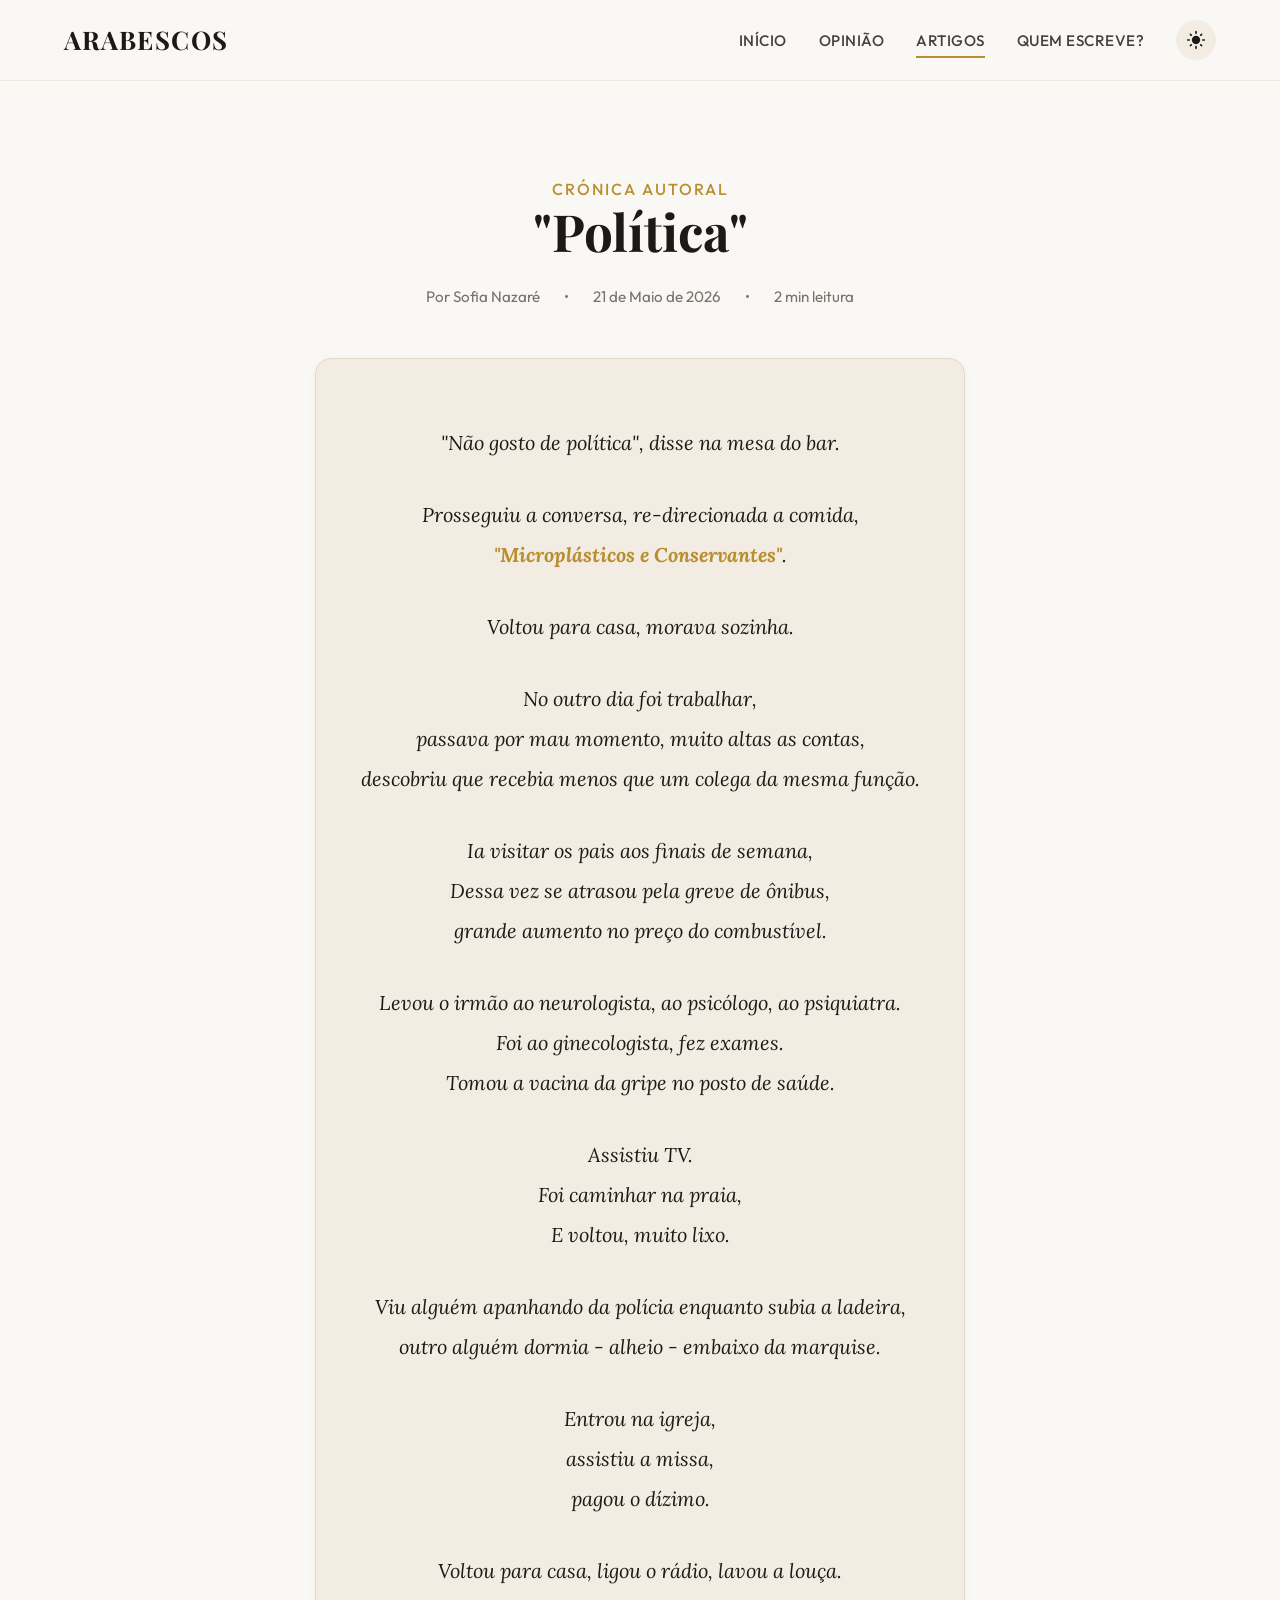
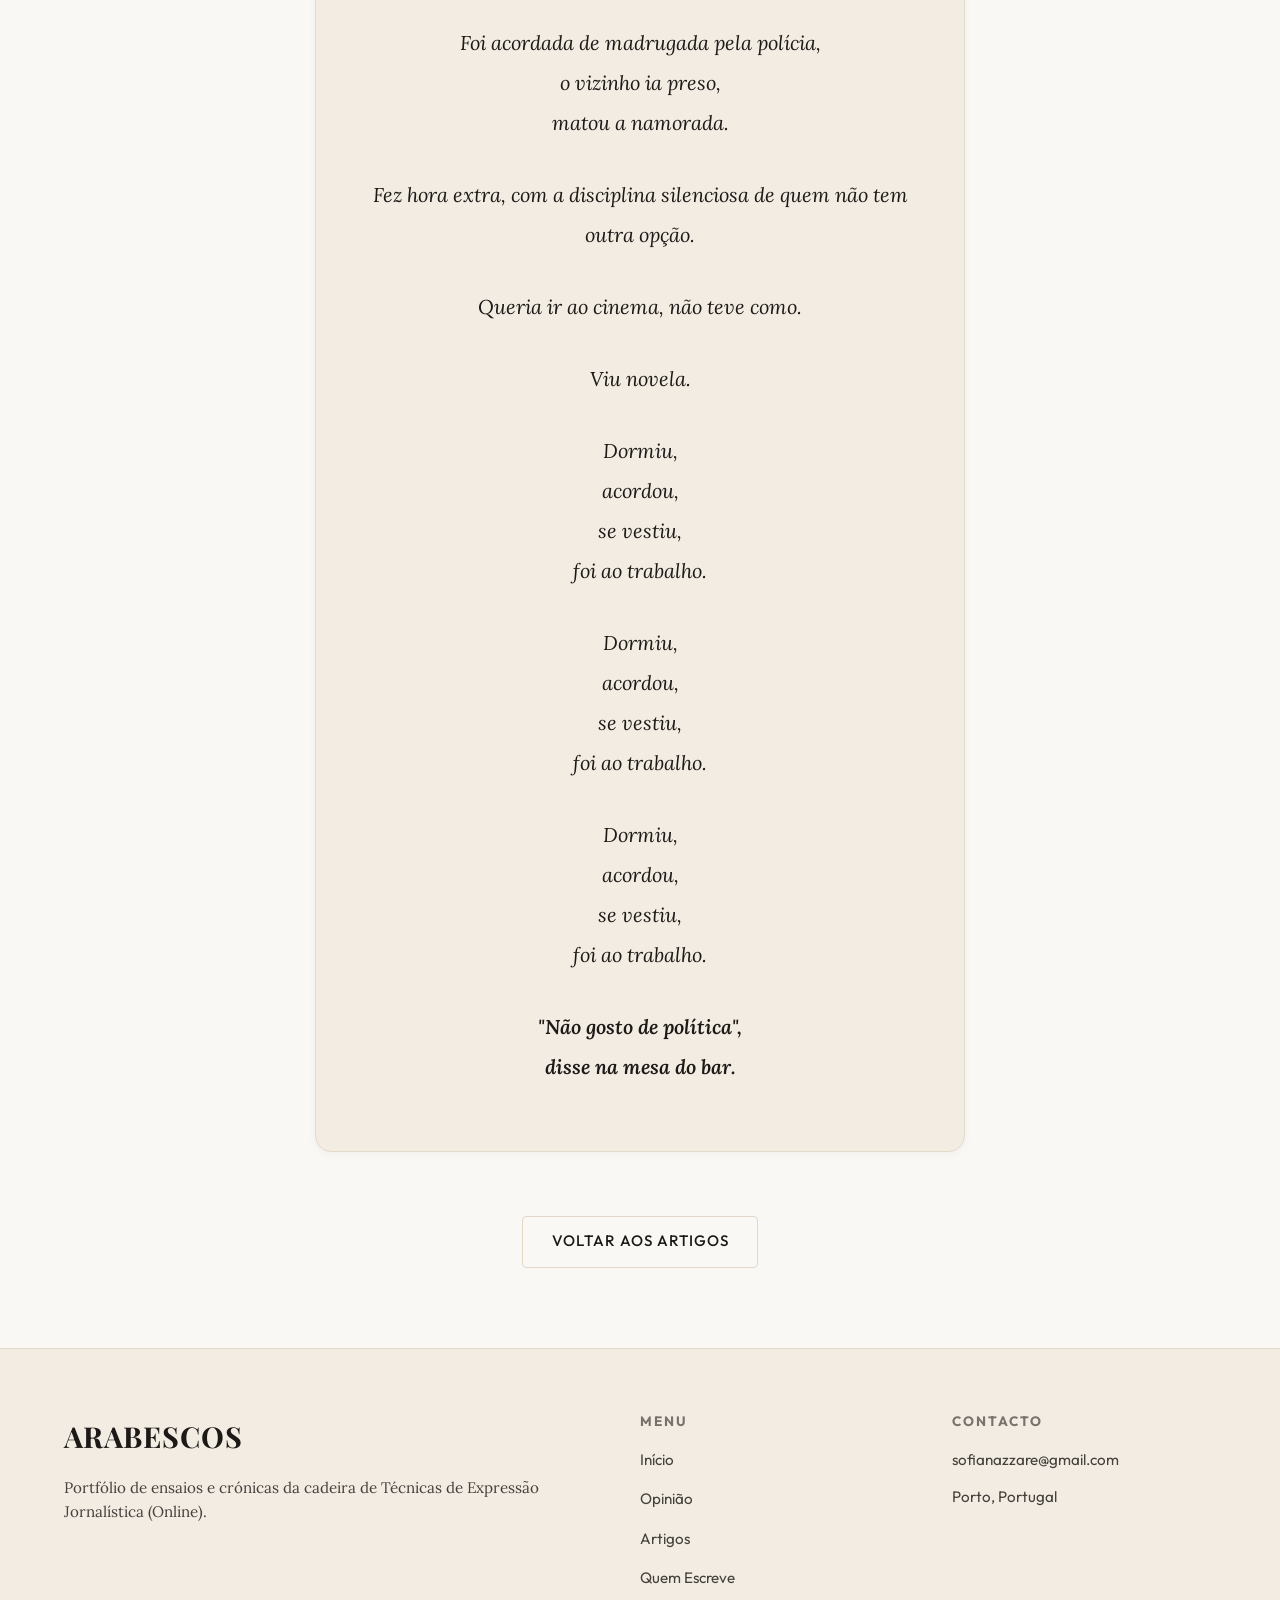
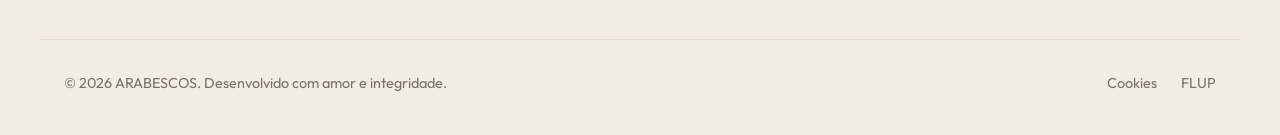
<file: artigo-politica.html>
<!DOCTYPE html>
<html lang="pt" data-theme="light">
<head>
  <meta charset="UTF-8">
  <meta name="viewport" content="width=device-width, initial-scale=1.0">
  <meta http-equiv="X-UA-Compatible" content="ie=edge">
  
  <title>Crónica: "Política" | ARABESCOS</title>
  <meta name="description" content="Crónica Autoral: 'Não gosto de política', disse na mesa do bar. Uma prosa poética reflexiva sobre o quotidiano condicionado, por Sofia Nazaré.">
  <meta name="keywords" content="crónica, política, opinião, crónica autoral, literatura, flup">
  <meta name="author" content="Sofia Nazaré">
  
  <link rel="icon" href="https://duyn491kcolsw.cloudfront.net/files/2s/2sd/2sd9d9.ico" type="image/x-icon">
  <link rel="stylesheet" href="css/style.css">
</head>
<body>

  <!-- Reading Progress Bar -->
  <div class="reading-progress-container">
    <div id="reading-progress" class="reading-progress-bar"></div>
  </div>

  <!-- Main Header Placeholder -->
  <header class="main-header" id="main-header"></header>

  <!-- Article Header -->
  <section class="article-header fade-in">
    <div class="container">
      <span class="article-header-meta">Crónica Autoral</span>
      <h1 class="article-header-title">"Política"</h1>
      <div class="article-header-info">
        <span>Por Sofia Nazaré</span>
        <span>•</span>
        <span>21 de Maio de 2026</span>
        <span>•</span>
        <span>2 min leitura</span>
      </div>
    </div>
  </section>

  <!-- Poetry/Literary layout container -->
  <main class="container fade-in" style="padding-bottom: 5rem;">
    <div class="poetry-container">
      <div class="poetry-body">
        <p>"Não gosto de política", disse na mesa do bar.</p>

        <p>Prosseguiu a conversa, re-direcionada a comida,<br>
        <strong>"Microplásticos e Conservantes"</strong>.</p>

        <p>Voltou para casa, morava sozinha.</p>

        <p>No outro dia foi trabalhar,<br>
        passava por mau momento, muito altas as contas,<br>
        descobriu que recebia menos que um colega da mesma função.</p>

        <p>Ia visitar os pais aos finais de semana,<br>
        Dessa vez se atrasou pela greve de ônibus,<br>
        grande aumento no preço do combustível.</p>

        <p>Levou o irmão ao neurologista, ao psicólogo, ao psiquiatra.<br>
        Foi ao ginecologista, fez exames.<br>
        Tomou a vacina da gripe no posto de saúde.</p>

        <p>Assistiu TV.<br>
        Foi caminhar na praia,<br>
        E voltou, muito lixo.</p>

        <p>Viu alguém apanhando da polícia enquanto subia a ladeira,<br>
        outro alguém dormia - alheio - embaixo da marquise.</p>

        <p>Entrou na igreja,<br>
        assistiu a missa,<br>
        pagou o dízimo.</p>

        <p>Voltou para casa, ligou o rádio, lavou a louça.</p>

        <p>Foi acordada de madrugada pela polícia,<br>
        o vizinho ia preso,<br>
        matou a namorada.</p>

        <p>Fez hora extra, com a disciplina silenciosa de quem não tem outra opção.</p>

        <p>Queria ir ao cinema, não teve como.</p>

        <p>Viu novela.</p>

        <p>Dormiu,<br>
        acordou,<br>
        se vestiu,<br>
        foi ao trabalho.</p>

        <p>Dormiu,<br>
        acordou,<br>
        se vestiu,<br>
        foi ao trabalho.</p>

        <p>Dormiu,<br>
        acordou,<br>
        se vestiu,<br>
        foi ao trabalho.</p>

        <p style="margin-bottom: 0; font-weight: 600;">"Não gosto de política",<br>
        disse na mesa do bar.</p>
      </div>
    </div>

    <!-- Related Navigation Link -->
    <div style="text-align: center; margin-top: 4rem;">
      <a href="artigos.html" class="btn btn-outline">Voltar aos Artigos</a>
    </div>
  </main>

  <!-- Footer Component Placeholder -->
  <footer class="main-footer" id="main-footer"></footer>

  <script src="js/main.js"></script>
</body>
</html>
</file>
<file: css/style.css>
@import url('https://fonts.googleapis.com/css2?family=Inter:wght@300;400;500;600&family=Lora:ital,wght@0,400;0,500;0,600;1,400&family=Playfair+Display:ital,wght@0,400;0,600;0,700;1,400&family=Outfit:wght@300;400;500;600;700&display=swap');

/* ==========================================================================
   CSS VARIABLES & DESIGN SYSTEM (THEMES)
   ========================================================================== */
:root {
  /* Colors - Light Theme (Default) */
  --bg-primary: #FAF8F5;
  /* Delicate cream paper */
  --bg-secondary: #F3ECE3;
  /* Warm greyish beige */
  --bg-tertiary: #E8DEC9;
  /* Deep accent beige */
  --text-primary: #1C1917;
  /* Warm charcoal */
  --text-secondary: #44403C;
  /* Stone grey */
  --text-muted: #78716C;
  /* Cool taupe */

  --accent-green: #3F5E3D;
  /* Sage Forest Green */
  --accent-green-light: #EBF1EA;
  --accent-gold: #B88E2F;
  /* Rich Ochre Gold */
  --accent-gold-light: #FBF6E9;

  --border-color: #E2D9C8;
  --selection-bg: #E3D4B6;
  --selection-color: #1C1917;

  /* Shadows & Elevations */
  --shadow-sm: 0 2px 8px rgba(28, 25, 23, 0.04);
  --shadow-md: 0 8px 24px rgba(28, 25, 23, 0.06);
  --shadow-lg: 0 16px 48px rgba(28, 25, 23, 0.1);
  --shadow-accent: 0 8px 30px rgba(63, 94, 61, 0.12);

  /* Borders & Radii */
  --radius-sm: 4px;
  --radius-md: 8px;
  --radius-lg: 16px;
  --radius-round: 50%;

  /* Transitions */
  --transition-smooth: all 0.4s cubic-bezier(0.25, 0.8, 0.25, 1);
  --transition-fast: all 0.2s ease;

  /* Fonts */
  --font-serif-heading: 'Playfair Display', Georgia, serif;
  --font-serif-body: 'Lora', Palatino, serif;
  --font-sans: 'Outfit', 'Inter', sans-serif;
}

[data-theme="dark"] {
  /* Colors - Dark Theme */
  --bg-primary: #0F0E0D;
  /* Deep obsidian black */
  --bg-secondary: #1A1816;
  /* Charcoal ash card */
  --bg-tertiary: #262320;
  /* Dark bronze accent */
  --text-primary: #F4F2EE;
  /* Bright ivory */
  --text-secondary: #D4CECE;
  /* Silver stone */
  --text-muted: #8E8883;
  /* Muted ash */

  --accent-green: #7BA078;
  /* Brighter Sage Green */
  --accent-green-light: #1A2219;
  --accent-gold: #D6A845;
  /* Antique gold */
  --accent-gold-light: #2A2110;

  --border-color: #2D2824;
  --selection-bg: #4F432B;
  --selection-color: #F4F2EE;

  /* Shadows & Elevations */
  --shadow-sm: 0 2px 8px rgba(0, 0, 0, 0.4);
  --shadow-md: 0 8px 24px rgba(0, 0, 0, 0.6);
  --shadow-lg: 0 16px 48px rgba(0, 0, 0, 0.8);
  --shadow-accent: 0 8px 30px rgba(123, 160, 120, 0.15);
}

/* ==========================================================================
   RESET & BASE STYLING
   ========================================================================== */
*,
*::before,
*::after {
  box-sizing: border-box;
  margin: 0;
  padding: 0;
}

html {
  font-size: 16px;
  scroll-behavior: smooth;
  -webkit-font-smoothing: antialiased;
}

body {
  background-color: var(--bg-primary);
  color: var(--text-primary);
  font-family: var(--font-sans);
  line-height: 1.625;
  transition: var(--transition-smooth);
  overflow-x: hidden;
}

::selection {
  background-color: var(--selection-bg);
  color: var(--selection-color);
}

/* Custom Scrollbar */
::-webkit-scrollbar {
  width: 10px;
}

::-webkit-scrollbar-track {
  background: var(--bg-primary);
}

::-webkit-scrollbar-thumb {
  background: var(--border-color);
  border-radius: var(--radius-md);
  border: 2px solid var(--bg-primary);
}

::-webkit-scrollbar-thumb:hover {
  background: var(--text-muted);
}

/* Typography Base */
h1,
h2,
h3,
h4,
h5,
h6 {
  font-family: var(--font-serif-heading);
  font-weight: 700;
  line-height: 1.25;
  color: var(--text-primary);
}

p {
  font-family: var(--font-serif-body);
  font-size: 1.1rem;
  color: var(--text-secondary);
  margin-bottom: 1.5rem;
}

a {
  color: var(--accent-green);
  text-decoration: none;
  transition: var(--transition-fast);
}

a:hover {
  color: var(--accent-gold);
}

img {
  max-width: 100%;
  height: auto;
  display: block;
}

/* ==========================================================================
   REUSABLE UTILITIES & LAYOUTS
   ========================================================================== */
.container {
  width: 100%;
  max-width: 1200px;
  margin: 0 auto;
  padding: 0 1.5rem;
}

.section {
  padding: 5rem 0;
}

.section-title {
  font-size: 2.5rem;
  text-align: center;
  margin-bottom: 3rem;
  position: relative;
}

.section-title::after {
  content: '';
  display: block;
  width: 60px;
  height: 2px;
  background-color: var(--accent-gold);
  margin: 1rem auto 0;
}

.text-center {
  text-align: center;
}

/* Grid Layouts */
.grid-2 {
  display: grid;
  grid-template-columns: repeat(2, 1fr);
  gap: 2.5rem;
}

.grid-3 {
  display: grid;
  grid-template-columns: repeat(3, 1fr);
  gap: 2rem;
}

@media (max-width: 900px) {

  .grid-2,
  .grid-3 {
    grid-template-columns: 1fr;
    gap: 2rem;
  }
}

/* Premium Buttons */
.btn {
  display: inline-flex;
  align-items: center;
  gap: 0.5rem;
  padding: 0.8rem 1.8rem;
  font-family: var(--font-sans);
  font-size: 0.95rem;
  font-weight: 500;
  text-transform: uppercase;
  letter-spacing: 1px;
  border-radius: var(--radius-sm);
  transition: var(--transition-smooth);
  cursor: pointer;
  border: none;
}

.btn-primary {
  background-color: var(--accent-green);
  color: #FAF8F5;
  box-shadow: var(--shadow-sm);
}

.btn-primary:hover {
  background-color: var(--text-primary);
  color: var(--bg-primary);
  transform: translateY(-2px);
  box-shadow: var(--shadow-accent);
}

.btn-outline {
  background-color: transparent;
  color: var(--text-primary);
  border: 1px solid var(--border-color);
}

.btn-outline:hover {
  border-color: var(--accent-gold);
  color: var(--accent-gold);
  transform: translateY(-2px);
}

/* Page transitions */
.fade-in {
  animation: fadeIn 0.8s cubic-bezier(0.25, 0.8, 0.25, 1) forwards;
}

@keyframes fadeIn {
  from {
    opacity: 0;
    transform: translateY(20px);
  }

  to {
    opacity: 1;
    transform: translateY(0);
  }
}

/* ==========================================================================
   HEADER / NAVIGATION COMPONENT
   ========================================================================== */
.main-header {
  position: fixed;
  top: 0;
  left: 0;
  width: 100%;
  z-index: 1000;
  background-color: rgba(250, 248, 245, 0.8);
  backdrop-filter: blur(12px);
  -webkit-backdrop-filter: blur(12px);
  border-bottom: 1px solid rgba(226, 217, 200, 0.5);
  transition: var(--transition-smooth);
}

[data-theme="dark"] .main-header {
  background-color: rgba(15, 14, 13, 0.8);
  border-bottom: 1px solid rgba(45, 40, 36, 0.5);
}

.header-scrolled {
  box-shadow: var(--shadow-sm);
  padding: 0.5rem 0;
}

.header-container {
  display: flex;
  justify-content: space-between;
  align-items: center;
  height: 80px;
}

.logo {
  font-family: var(--font-serif-heading);
  font-size: 1.6rem;
  font-weight: 700;
  color: var(--text-primary);
  letter-spacing: 1.5px;
  display: flex;
  align-items: center;
  gap: 4px;
}

.logo span {
  color: var(--accent-gold);
}

/* Nav Menu */
.nav-menu {
  display: flex;
  align-items: center;
  gap: 2rem;
  list-style: none;
}

.nav-link {
  font-family: var(--font-sans);
  font-weight: 500;
  font-size: 0.95rem;
  text-transform: uppercase;
  color: var(--text-secondary);
  letter-spacing: 0.5px;
  position: relative;
  padding: 0.5rem 0;
}

.nav-link::after {
  content: '';
  position: absolute;
  bottom: 0;
  left: 0;
  width: 0;
  height: 2px;
  background-color: var(--accent-gold);
  transition: var(--transition-fast);
}

.nav-link:hover {
  color: var(--text-primary);
}

.nav-link:hover::after,
.nav-link.active::after {
  width: 100%;
}

/* Theme Toggle Button */
.theme-toggle-btn {
  background: none;
  border: none;
  cursor: pointer;
  width: 40px;
  height: 40px;
  border-radius: var(--radius-round);
  display: flex;
  align-items: center;
  justify-content: center;
  color: var(--text-primary);
  background-color: var(--bg-secondary);
  transition: var(--transition-smooth);
}

.theme-toggle-btn:hover {
  background-color: var(--border-color);
  transform: rotate(20deg);
}

.theme-toggle-btn svg {
  width: 20px;
  height: 20px;
  fill: currentColor;
}

.theme-toggle-btn .moon-icon {
  display: none;
}

[data-theme="dark"] .theme-toggle-btn .sun-icon {
  display: none;
}

[data-theme="dark"] .theme-toggle-btn .moon-icon {
  display: block;
}

/* Mobile Menu Toggle */
.mobile-toggle {
  display: none;
  background: none;
  border: none;
  cursor: pointer;
  width: 30px;
  height: 24px;
  position: relative;
}

.mobile-toggle span {
  display: block;
  width: 100%;
  height: 3px;
  background-color: var(--text-primary);
  position: absolute;
  left: 0;
  transition: var(--transition-fast);
}

.mobile-toggle span:nth-child(1) {
  top: 0;
}

.mobile-toggle span:nth-child(2) {
  top: 10px;
}

.mobile-toggle span:nth-child(3) {
  top: 20px;
}

.mobile-toggle.active span:nth-child(1) {
  transform: translateY(10px) rotate(45deg);
}

.mobile-toggle.active span:nth-child(2) {
  opacity: 0;
}

.mobile-toggle.active span:nth-child(3) {
  transform: translateY(-10px) rotate(-45deg);
}

@media (max-width: 768px) {
  .mobile-toggle {
    display: block;
  }

  .nav-menu {
    position: fixed;
    top: 80px;
    right: -100%;
    width: 80%;
    max-width: 320px;
    height: calc(100vh - 80px);
    background-color: var(--bg-secondary);
    border-left: 1px solid var(--border-color);
    flex-direction: column;
    padding: 3rem 2rem;
    align-items: flex-start;
    gap: 1.5rem;
    transition: var(--transition-smooth);
    box-shadow: var(--shadow-lg);
  }

  .nav-menu.active {
    right: 0;
  }

  .theme-toggle-container {
    margin-top: 1rem;
  }
}

/* ==========================================================================
   HERO / BANNER COMPONENTS
   ========================================================================== */
.hero-banner {
  height: 20vh;
  min-height: 480px;
  position: relative;
  background-color: #701111;
  overflow: hidden;
  display: flex;
  align-items: center;
  margin-top: 80px;
}

.hero-bg {
  position: absolute;
  top: 0;
  left: 0;
  width: 100%;
  height: 100%;
  object-fit: cover;
  opacity: 0.5;
  filter: grayscale(20%);
}

.hero-overlay {
  position: absolute;
  top: 0;
  left: 0;
  width: 100%;
  height: 100%;
  background: linear-gradient(to bottom, rgba(28, 25, 23, 0.3) 0%, rgba(28, 25, 23, 0.85) 100%);
}

.hero-content {
  position: relative;
  z-index: 2;
  max-width: 800px;
  margin: 0 auto;
  text-align: center;
  color: #FAF8F5;
  padding: 0 1.5rem;
}

.hero-title {
  font-size: 4.5rem;
  font-weight: 700;
  line-height: 1.1;
  color: #FAF8F5;
  margin-bottom: 1.5rem;
  letter-spacing: 2px;
  text-shadow: 0 4px 20px rgba(0, 0, 0, 0.3);
}

.hero-subtitle {
  font-family: 'Helvetica Neue', sans-serif;
  font-size: 1.4rem;
  font-style: italic;
  font-weight: 300;
  color: #E2D9C8;
}

@media (max-width: 768px) {
  .hero-title {
    font-size: 3rem;
  }

  .hero-subtitle {
    font-size: 1.1rem;
  }
}

/* ==========================================================================
   EDITORIAL PHOTO GALLERY COMPONENT
   ========================================================================== */
.editorial-gallery {
  display: grid;
  grid-template-columns: repeat(4, 1fr);
  gap: 1.5rem;
  margin-bottom: 4rem;
}

.gallery-item {
  position: relative;
  overflow: hidden;
  border-radius: var(--radius-md);
  box-shadow: var(--shadow-sm);
  aspect-ratio: 3/4;
  background-color: var(--bg-secondary);
}

.gallery-img {
  width: 100%;
  height: 100%;
  object-fit: cover;
  transition: var(--transition-smooth);
  filter: contrast(95%) sepia(5%);
}

.gallery-overlay {
  position: absolute;
  top: 0;
  left: 0;
  width: 100%;
  height: 100%;
  background: linear-gradient(to top, rgba(28, 25, 23, 0.85) 0%, rgba(28, 25, 23, 0) 60%);
  opacity: 0;
  display: flex;
  flex-direction: column;
  justify-content: flex-end;
  padding: 1.5rem;
  transition: var(--transition-smooth);
}

.gallery-title {
  color: #FAF8F5;
  font-family: var(--font-sans);
  font-size: 1rem;
  font-weight: 500;
  transform: translateY(10px);
  transition: var(--transition-smooth);
}

.gallery-item:hover .gallery-img {
  transform: scale(1.08);
}

.gallery-item:hover .gallery-overlay {
  opacity: 1;
}

.gallery-item:hover .gallery-title {
  transform: translateY(0);
}

@media (max-width: 900px) {
  .editorial-gallery {
    grid-template-columns: repeat(2, 1fr);
  }
}

@media (max-width: 500px) {
  .editorial-gallery {
    grid-template-columns: 1fr;
  }
}

/* ==========================================================================
   BLOG CARDS & GRID COMPONENTS
   ========================================================================== */
.articles-grid {
  display: grid;
  grid-template-columns: repeat(3, 1fr);
  gap: 2.5rem;
}

.article-card {
  background-color: var(--bg-secondary);
  border-radius: var(--radius-md);
  overflow: hidden;
  box-shadow: var(--shadow-sm);
  border: 1px solid var(--border-color);
  transition: var(--transition-smooth);
  display: flex;
  flex-direction: column;
}

.article-card:hover {
  transform: translateY(-6px);
  box-shadow: var(--shadow-lg);
  border-color: var(--accent-gold);
}

.card-img-wrapper {
  position: relative;
  overflow: hidden;
  aspect-ratio: 16/10;
  background-color: var(--border-color);
}

.card-img {
  width: 100%;
  height: 100%;
  object-fit: cover;
  transition: var(--transition-smooth);
}

.article-card:hover .card-img {
  transform: scale(1.05);
}

.card-tag {
  position: absolute;
  top: 1rem;
  left: 1rem;
  background-color: var(--accent-green);
  color: #FAF8F5;
  font-family: var(--font-sans);
  font-size: 0.75rem;
  font-weight: 600;
  text-transform: uppercase;
  letter-spacing: 1px;
  padding: 0.3rem 0.8rem;
  border-radius: var(--radius-sm);
}

.card-content {
  padding: 1.5rem;
  display: flex;
  flex-direction: column;
  flex-grow: 1;
}

.card-meta {
  font-family: var(--font-sans);
  font-size: 0.85rem;
  color: var(--text-muted);
  margin-bottom: 0.8rem;
  display: flex;
  align-items: center;
  gap: 1rem;
}

.card-title {
  font-size: 1.35rem;
  margin-bottom: 1rem;
  line-height: 1.3;
}

.card-title a {
  color: var(--text-primary);
}

.card-title a:hover {
  color: var(--accent-green);
}

.card-desc {
  font-size: 0.95rem;
  color: var(--text-secondary);
  margin-bottom: 1.5rem;
  line-height: 1.5;
  flex-grow: 1;
}

.card-link {
  font-family: var(--font-sans);
  font-size: 0.9rem;
  font-weight: 600;
  text-transform: uppercase;
  letter-spacing: 0.5px;
  display: inline-flex;
  align-items: center;
  gap: 0.3rem;
  color: var(--accent-green);
  margin-top: auto;
}

.card-link svg {
  width: 14px;
  height: 14px;
  fill: currentColor;
  transition: var(--transition-fast);
}

.article-card:hover .card-link svg {
  transform: translateX(4px);
}

@media (max-width: 900px) {
  .articles-grid {
    grid-template-columns: repeat(2, 1fr);
  }
}

@media (max-width: 600px) {
  .articles-grid {
    grid-template-columns: 1fr;
  }
}

/* ==========================================================================
   CALL-TO-ACTION (CTA) BANNER
   ========================================================================== */
.cta-banner {
  background-color: var(--bg-secondary);
  border: 1px solid var(--border-color);
  border-radius: var(--radius-lg);
  padding: 4rem 3rem;
  margin: 4rem 0;
  text-align: center;
  box-shadow: var(--shadow-md);
  position: relative;
  overflow: hidden;
}

.cta-banner::before {
  content: 'S2';
  position: absolute;
  top: -20px;
  right: -20px;
  font-family: var(--font-serif-heading);
  font-size: 10rem;
  font-weight: 700;
  color: var(--border-color);
  opacity: 0.15;
  pointer-events: none;
}

.cta-title {
  font-size: 2.2rem;
  margin-bottom: 1rem;
}

.cta-desc {
  max-width: 600px;
  margin: 0 auto 2rem;
  font-size: 1.15rem;
}

/* ==========================================================================
   ARTICLE / POETRY READER PAGES
   ========================================================================== */
.article-header {
  padding: 6rem 0 3rem;
  text-align: center;
  margin-top: 80px;
}

.article-header-meta {
  font-family: var(--font-sans);
  font-weight: 500;
  text-transform: uppercase;
  letter-spacing: 2px;
  color: var(--accent-gold);
  margin-bottom: 1rem;
}

.article-header-title {
  font-size: 3.2rem;
  max-width: 900px;
  margin: 0 auto 1.5rem;
  line-height: 1.15;
}

.article-header-info {
  display: flex;
  justify-content: center;
  align-items: center;
  gap: 1.5rem;
  font-family: var(--font-sans);
  font-size: 0.95rem;
  color: var(--text-muted);
}

.reading-progress-container {
  position: fixed;
  top: 80px;
  left: 0;
  width: 100%;
  height: 4px;
  z-index: 999;
  background-color: transparent;
}

.reading-progress-bar {
  width: 0%;
  height: 100%;
  background-color: var(--accent-gold);
}

/* Main Post Content */
.post-layout {
  display: grid;
  grid-template-columns: 8fr 4fr;
  gap: 3rem;
  padding-bottom: 5rem;
}

.post-body {
  background-color: var(--bg-primary);
}

.post-body p {
  font-size: 1.15rem;
  line-height: 1.75;
  margin-bottom: 1.8rem;
}

/* Drop Caps */
.post-body>p:first-of-type::first-letter {
  font-family: var(--font-serif-heading);
  font-size: 4rem;
  font-weight: 700;
  float: left;
  line-height: 0.8;
  margin-right: 0.5rem;
  margin-top: 0.3rem;
  color: var(--accent-green);
}

.post-body h2 {
  font-size: 1.8rem;
  margin: 3rem 0 1.5rem;
}

.post-body h3 {
  font-size: 1.4rem;
  margin: 2rem 0 1rem;
  color: var(--accent-green);
}

.post-image-box {
  margin: 2.5rem 0;
  border-radius: var(--radius-md);
  overflow: hidden;
  box-shadow: var(--shadow-md);
  background-color: var(--border-color);
}

.post-image-box img {
  width: 100%;
}

.post-image-caption {
  font-family: var(--font-sans);
  font-size: 0.85rem;
  color: var(--text-muted);
  text-align: center;
  padding: 0.8rem;
  background-color: var(--bg-secondary);
  border-top: 1px solid var(--border-color);
}

/* Premium Blockquote */
blockquote {
  margin: 3rem 0;
  padding: 2rem;
  background-color: var(--accent-gold-light);
  border-left: 4px solid var(--accent-gold);
  border-radius: 0 var(--radius-md) var(--radius-md) 0;
  position: relative;
}

[data-theme="dark"] blockquote {
  background-color: var(--accent-gold-light);
}

blockquote p {
  font-family: var(--font-serif-body);
  font-style: italic;
  font-size: 1.25rem;
  color: var(--text-primary);
  margin-bottom: 0;
  line-height: 1.6;
}

blockquote::before {
  content: '“';
  position: absolute;
  top: -15px;
  left: 15px;
  font-family: var(--font-serif-heading);
  font-size: 5rem;
  color: var(--accent-gold);
  opacity: 0.3;
  line-height: 1;
}

/* Highlight Box / Commentary */
.commentary-box {
  margin: 3rem 0;
  padding: 2.5rem;
  background-color: var(--accent-green-light);
  border: 1px solid var(--accent-green);
  border-radius: var(--radius-lg);
  box-shadow: var(--shadow-sm);
}

.commentary-title {
  font-family: var(--font-sans);
  font-size: 1.1rem;
  font-weight: 600;
  text-transform: uppercase;
  letter-spacing: 1.5px;
  color: var(--accent-green);
  margin-bottom: 1rem;
  display: flex;
  align-items: center;
  gap: 0.5rem;
}

/* Sidebar components */
.post-sidebar {
  position: sticky;
  top: 110px;
  height: fit-content;
  display: flex;
  flex-direction: column;
  gap: 2.5rem;
}

.sidebar-widget {
  background-color: var(--bg-secondary);
  border: 1px solid var(--border-color);
  border-radius: var(--radius-md);
  padding: 1.8rem;
  box-shadow: var(--shadow-sm);
}

.widget-title {
  font-size: 1.2rem;
  margin-bottom: 1.2rem;
  border-bottom: 1px solid var(--border-color);
  padding-bottom: 0.5rem;
}

.author-mini {
  display: flex;
  flex-direction: column;
  align-items: center;
  text-align: center;
  gap: 1rem;
}

.author-mini-img {
  width: 100px;
  height: 100px;
  border-radius: var(--radius-round);
  object-fit: cover;
  border: 2px solid var(--accent-gold);
  box-shadow: var(--shadow-sm);
}

.author-mini-name {
  font-family: var(--font-serif-heading);
  font-size: 1.15rem;
  font-weight: 700;
}

.author-mini-bio {
  font-size: 0.9rem;
  color: var(--text-secondary);
  line-height: 1.5;
}

/* Related articles widget list */
.related-list {
  list-style: none;
  display: flex;
  flex-direction: column;
  gap: 1rem;
}

.related-item {
  display: flex;
  gap: 0.8rem;
  align-items: center;
}

.related-img {
  width: 60px;
  height: 60px;
  border-radius: var(--radius-sm);
  object-fit: cover;
  background-color: var(--border-color);
}

.related-info {
  display: flex;
  flex-direction: column;
}

.related-title {
  font-family: var(--font-sans);
  font-size: 0.95rem;
  font-weight: 600;
  line-height: 1.3;
}

.related-title a {
  color: var(--text-primary);
}

.related-title a:hover {
  color: var(--accent-green);
}

.related-date {
  font-size: 0.8rem;
  color: var(--text-muted);
}

@media (max-width: 900px) {
  .post-layout {
    grid-template-columns: 1fr;
    gap: 3rem;
  }

  .post-sidebar {
    position: static;
  }
}

/* ==========================================================================
   POETRY DESIGN (Minimalist Literary Layout)
   ========================================================================== */
.poetry-container {
  max-width: 650px;
  margin: 0 auto;
  padding: 4rem 2rem;
  border-radius: var(--radius-lg);
  border: 1px solid var(--border-color);
  box-shadow: var(--shadow-sm);
  background-color: var(--bg-secondary);
}

.poetry-body {
  text-align: center;
  font-family: var(--font-serif-body);
  font-size: 1.2rem;
  line-height: 2;
  color: var(--text-primary);
}

.poetry-body p {
  margin-bottom: 2rem;
  color: var(--text-primary);
  font-size: 1.25rem;
  font-style: italic;
}

.poetry-body strong {
  color: var(--accent-gold);
}

/* ==========================================================================
   INTERACTIVE CAROUSEL COMPONENT
   ========================================================================== */
.carousel-widget {
  margin: 3rem 0;
  position: relative;
  overflow: hidden;
  border-radius: var(--radius-lg);
  box-shadow: var(--shadow-md);
  border: 1px solid var(--border-color);
  background-color: var(--bg-secondary);
}

.carousel-container {
  display: flex;
  transition: transform 0.5s ease-in-out;
  width: 100%;
}

.carousel-slide {
  min-width: 100%;
  flex-shrink: 0;
  display: flex;
  flex-direction: column;
}

.carousel-img-container {
  width: 100%;
  aspect-ratio: 16/9;
  overflow: hidden;
  background-color: var(--border-color);
  position: relative;
}

.carousel-img {
  width: 100%;
  height: 100%;
  object-fit: cover;
}

.carousel-slide-content {
  padding: 2rem;
  background-color: var(--bg-secondary);
  border-top: 1px solid var(--border-color);
  min-height: 120px;
}

.carousel-slide-number {
  font-family: var(--font-sans);
  font-weight: 700;
  color: var(--accent-gold);
  font-size: 0.85rem;
  text-transform: uppercase;
  letter-spacing: 2px;
  margin-bottom: 0.5rem;
}

.carousel-slide-title {
  font-size: 1.15rem;
  font-family: var(--font-sans);
  font-weight: 600;
  color: var(--text-primary);
}

/* Controls */
.carousel-btn {
  position: absolute;
  top: 30%;
  transform: translateY(-50%);
  background-color: rgba(250, 248, 245, 0.9);
  color: #1C1917;
  border: 1px solid var(--border-color);
  width: 44px;
  height: 44px;
  border-radius: var(--radius-round);
  display: flex;
  align-items: center;
  justify-content: center;
  cursor: pointer;
  z-index: 10;
  box-shadow: var(--shadow-sm);
  transition: var(--transition-fast);
}

[data-theme="dark"] .carousel-btn {
  background-color: rgba(26, 24, 22, 0.9);
  color: #F4F2EE;
}

.carousel-btn:hover {
  background-color: var(--accent-gold);
  color: #FAF8F5;
  border-color: var(--accent-gold);
  transform: translateY(-50%) scale(1.05);
}

.carousel-btn-prev {
  left: 1rem;
}

.carousel-btn-next {
  right: 1rem;
}

.carousel-btn svg {
  width: 18px;
  height: 18px;
  fill: currentColor;
}

/* Indicators */
.carousel-indicators {
  display: flex;
  justify-content: center;
  gap: 0.6rem;
  padding: 1rem;
  background-color: var(--bg-secondary);
}

.carousel-dot {
  width: 10px;
  height: 10px;
  border-radius: var(--radius-round);
  background-color: var(--border-color);
  cursor: pointer;
  transition: var(--transition-fast);
  border: none;
}

.carousel-dot.active {
  background-color: var(--accent-gold);
  width: 24px;
  border-radius: 6px;
}

/* ==========================================================================
   ABOUT PAGE & FORM COMPONENTS
   ========================================================================== */
.about-grid {
  display: grid;
  grid-template-columns: 5fr 7fr;
  gap: 3.5rem;
  align-items: center;
}

.about-img-frame {
  position: relative;
  border-radius: var(--radius-lg);
  overflow: hidden;
  box-shadow: var(--shadow-lg);
  aspect-ratio: 1;
  border: 4px solid var(--bg-secondary);
}

.about-img-frame::after {
  content: '';
  position: absolute;
  top: 0;
  left: 0;
  width: 100%;
  height: 100%;
  border: 1px solid var(--accent-gold);
  border-radius: calc(var(--radius-lg) - 4px);
  pointer-events: none;
}

.about-img {
  width: 100%;
  height: 100%;
  object-fit: cover;
  transition: var(--transition-smooth);
}

.about-img-frame:hover .about-img {
  transform: scale(1.04);
}

.about-title {
  font-size: 3rem;
  margin-bottom: 1.5rem;
}

.about-subtitle {
  font-family: var(--font-sans);
  font-weight: 500;
  font-size: 1.1rem;
  color: var(--accent-gold);
  text-transform: uppercase;
  letter-spacing: 2px;
  margin-bottom: 1rem;
}

@media (max-width: 900px) {
  .about-grid {
    grid-template-columns: 1fr;
    gap: 2.5rem;
  }

  .about-img-frame {
    max-width: 400px;
    margin: 0 auto;
  }
}

/* Contact Premium Form */
.contact-container {
  max-width: 700px;
  margin: 4rem auto 0;
  background-color: var(--bg-secondary);
  border: 1px solid var(--border-color);
  border-radius: var(--radius-lg);
  padding: 3rem;
  box-shadow: var(--shadow-md);
}

.contact-header {
  text-align: center;
  margin-bottom: 2.5rem;
}

.contact-title {
  font-size: 2rem;
  margin-bottom: 0.5rem;
}

.form-group {
  margin-bottom: 1.5rem;
  position: relative;
}

.form-label {
  display: block;
  font-family: var(--font-sans);
  font-size: 0.85rem;
  font-weight: 600;
  text-transform: uppercase;
  letter-spacing: 1px;
  color: var(--text-secondary);
  margin-bottom: 0.5rem;
}

.form-control {
  width: 100%;
  padding: 0.9rem 1.2rem;
  font-family: var(--font-sans);
  font-size: 1rem;
  color: var(--text-primary);
  background-color: var(--bg-primary);
  border: 1px solid var(--border-color);
  border-radius: var(--radius-sm);
  transition: var(--transition-smooth);
}

.form-control:focus {
  outline: none;
  border-color: var(--accent-gold);
  box-shadow: 0 0 0 3px rgba(184, 142, 47, 0.1);
}

textarea.form-control {
  resize: vertical;
  min-height: 120px;
}

/* Success Message Overlay */
.form-success-msg {
  display: none;
  text-align: center;
  padding: 2rem;
  background-color: var(--accent-green-light);
  border: 1px solid var(--accent-green);
  border-radius: var(--radius-md);
  margin-top: 1.5rem;
  animation: fadeIn 0.4s ease forwards;
}

.form-success-title {
  color: var(--accent-green);
  font-size: 1.4rem;
  margin-bottom: 0.5rem;
}

/* ==========================================================================
   FOOTER COMPONENT
   ========================================================================== */
.main-footer {
  background-color: var(--bg-secondary);
  border-top: 1px solid var(--border-color);
  padding: 4rem 0 2.5rem;
}

.footer-grid {
  display: grid;
  grid-template-columns: 2fr 1fr 1fr;
  gap: 3rem;
  margin-bottom: 3rem;
}

.footer-brand {
  display: flex;
  flex-direction: column;
  gap: 1rem;
}

.footer-logo {
  font-family: var(--font-serif-heading);
  font-size: 1.8rem;
  font-weight: 700;
  color: var(--text-primary);
  letter-spacing: 1px;
}

.footer-logo span {
  color: var(--accent-gold);
}

.footer-desc {
  font-size: 0.95rem;
  color: var(--text-secondary);
  line-height: 1.6;
}

.footer-links-widget {
  display: flex;
  flex-direction: column;
  gap: 1rem;
}

.footer-widget-title {
  font-family: var(--font-sans);
  font-size: 0.85rem;
  font-weight: 700;
  text-transform: uppercase;
  letter-spacing: 2px;
  color: var(--text-muted);
}

.footer-links {
  list-style: none;
  display: flex;
  flex-direction: column;
  gap: 0.8rem;
}

.footer-link {
  font-family: var(--font-sans);
  font-size: 0.95rem;
  color: var(--text-secondary);
}

.footer-link:hover {
  color: var(--accent-gold);
  transform: translateX(3px);
}

.footer-bottom {
  border-top: 1px solid var(--border-color);
  padding-top: 2rem;
  display: flex;
  justify-content: space-between;
  align-items: center;
  flex-wrap: wrap;
  gap: 1.5rem;
  font-family: var(--font-sans);
  font-size: 0.9rem;
  color: var(--text-muted);
}

.footer-copyright a {
  color: var(--text-secondary);
  font-weight: 500;
}

.footer-bottom-links {
  display: flex;
  gap: 1.5rem;
  list-style: none;
}

.footer-bottom-link {
  color: var(--text-muted);
}

.footer-bottom-link:hover {
  color: var(--text-primary);
}

@media (max-width: 768px) {
  .footer-grid {
    grid-template-columns: 1fr;
    gap: 2rem;
  }

  .footer-bottom {
    flex-direction: column;
    text-align: center;
  }
}
</file>
